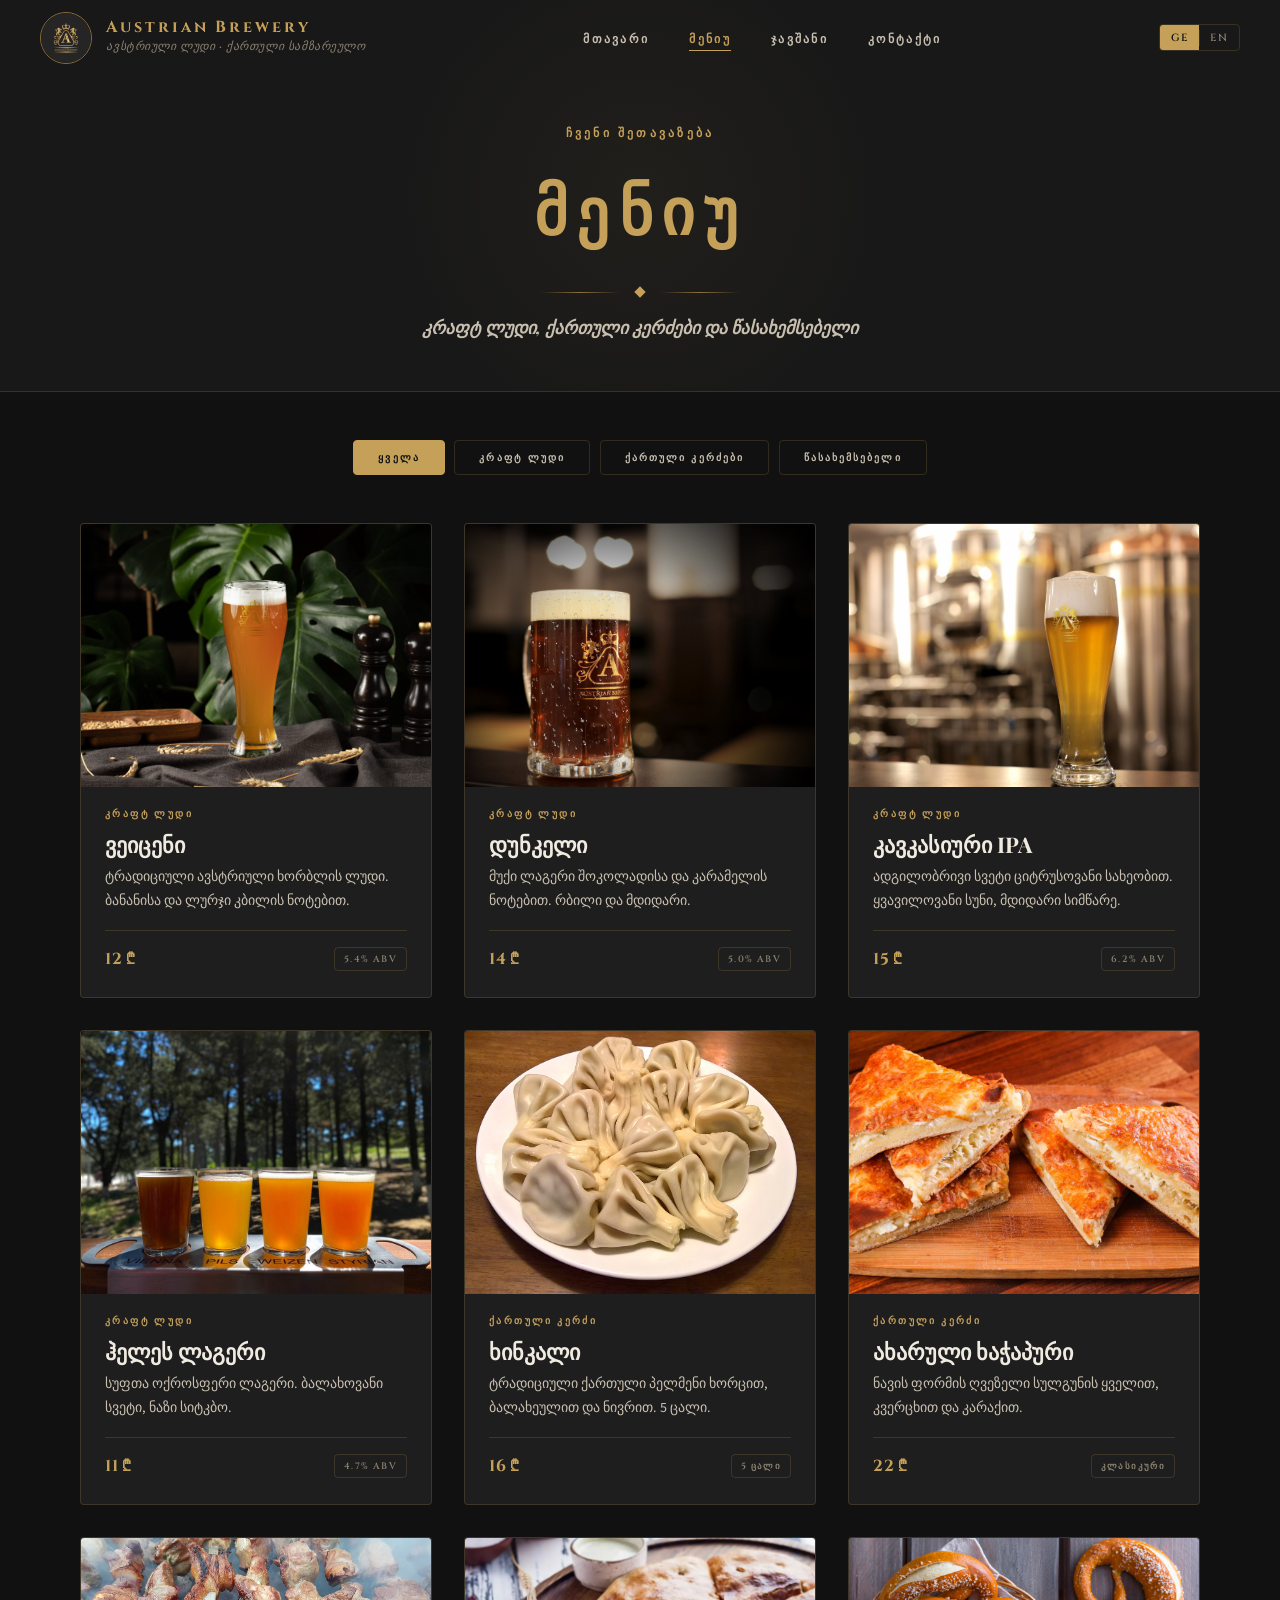
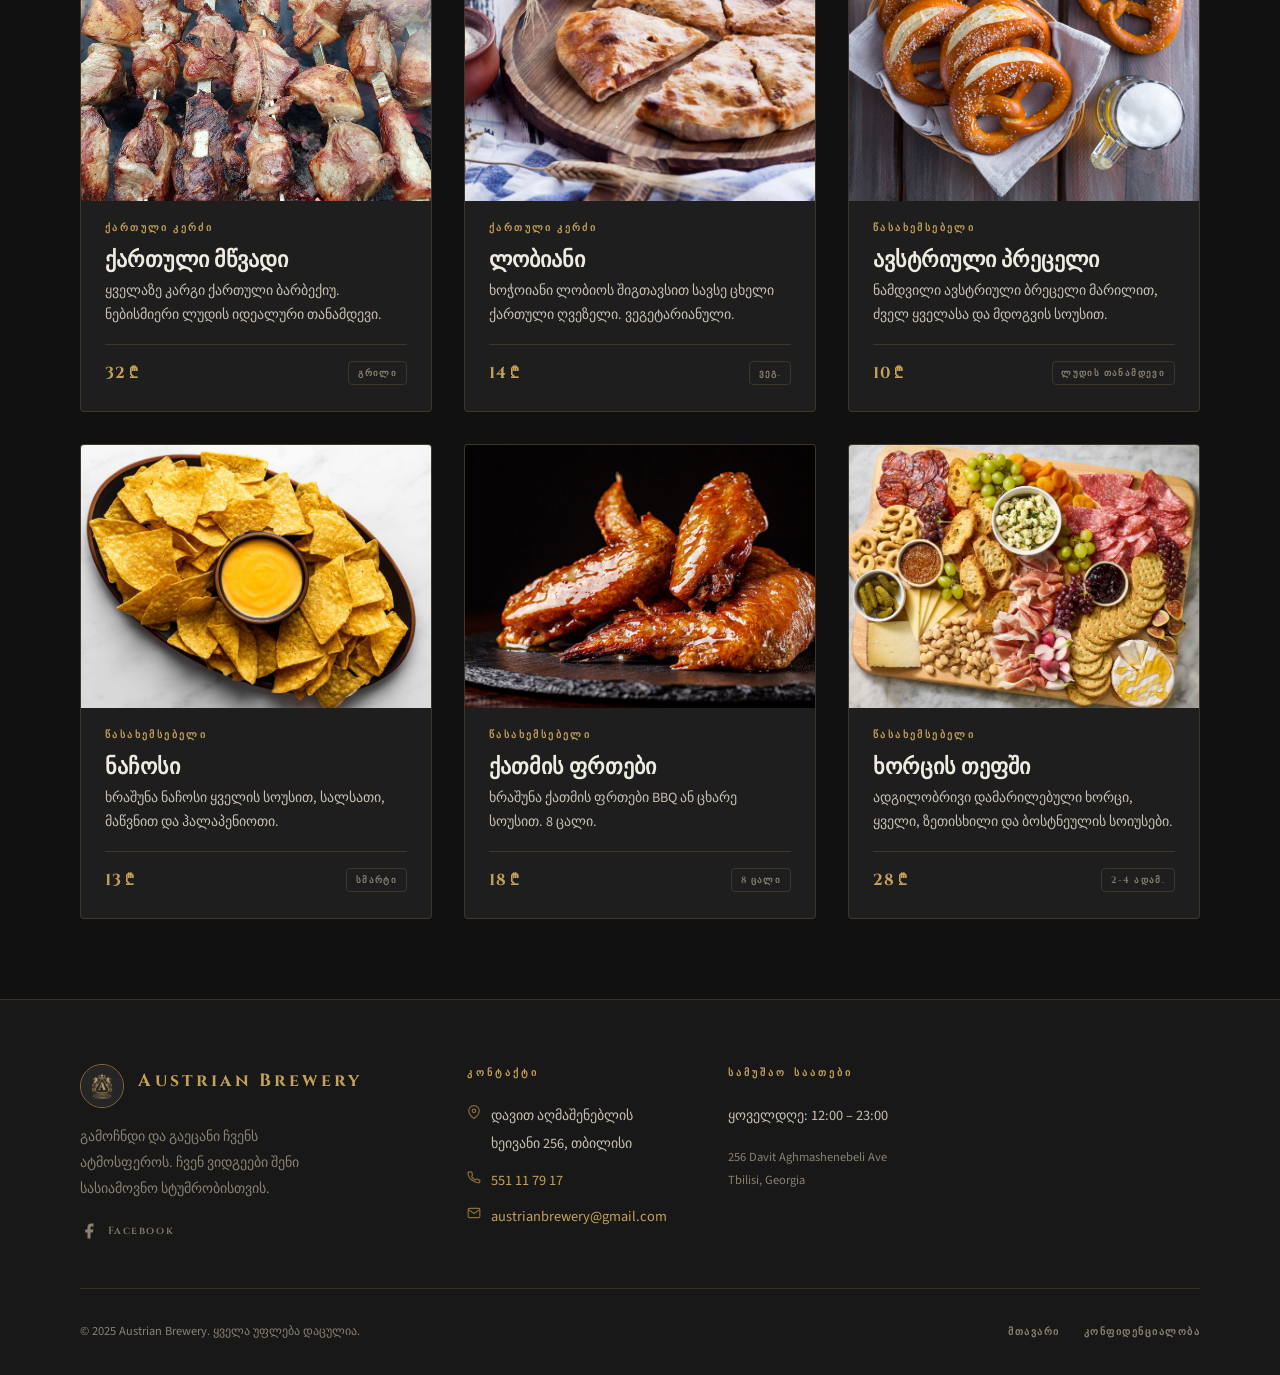
<file: menu.html>
<!DOCTYPE html>
<html lang="ka">
<head>
  <meta charset="UTF-8" />
  <meta name="viewport" content="width=device-width, initial-scale=1.0" />
  <meta name="description" content="Austrian Brewery Menu — კრაფტ ლუდი, ქართული კერძები, წასახემსებელი. Tbilisi." />
  <title>მენიუ — Austrian Brewery</title>
  <link rel="stylesheet" href="style.css" />
  <link rel="icon" type="image/png" href="assests/austrian.png">
</head>
<body>

  <!-- ════════════════════════════════════════════════════════
       NAVIGATION BAR (shared)
       ════════════════════════════════════════════════════════ -->
  <nav class="navbar scrolled" id="navbar">
    <!-- Logo link scrolls to top / goes home -->
    <a class="nav-logo" href="index.html" aria-label="Austrian Brewery — Home">
      <div class="logo-img-wrap">
        <img src="assests/austrian.png" alt="Austrian Brewery Logo"
          onerror="this.style.display='none'; this.nextElementSibling.style.display='flex';" />
        <span class="logo-placeholder-text" style="display:none;">A</span>
      </div>
      <div class="logo-text-wrap">
        <span class="logo-name">Austrian Brewery</span>
        <span class="logo-tagline" data-i18n="footer_tagline">ავსტრიული ლუდი · ქართული სამზარეულო</span>
      </div>
    </a>

    <ul class="nav-links">
      <li><a href="index.html"         data-i18n="nav_home">მთავარი</a></li>
      <li><a href="menu.html" class="active" data-i18n="nav_menu">მენიუ</a></li>
      <li><a href="index.html#reservation" data-i18n="nav_reserve">ჯავშანი</a></li>
      <li><a href="index.html#contact"     data-i18n="nav_contact">კონტაქტი</a></li>
    </ul>

    <div class="nav-right">
      <div class="lang-switcher">
        <button class="lang-btn active" data-lang="GE">GE</button>
        <div class="lang-divider"></div>
        <button class="lang-btn" data-lang="EN">EN</button>
      </div>
      <button class="hamburger" id="hamburger" aria-label="Toggle navigation">
        <span></span><span></span><span></span>
      </button>
    </div>
  </nav>

  <!-- Mobile Nav Drawer -->
  <div class="mobile-nav" id="mobile-nav">
    <a href="index.html"              data-i18n="nav_home">მთავარი</a>
    <a href="menu.html"               data-i18n="nav_menu">მენიუ</a>
    <a href="index.html#reservation"  data-i18n="nav_reserve">ჯავშანი</a>
    <a href="index.html#contact"      data-i18n="nav_contact">კონტაქტი</a>
    <div class="ornament"><div class="ornament-diamond"></div></div>
    <div class="lang-switcher" style="width:fit-content;">
      <button class="lang-btn active" data-lang="GE">GE</button>
      <div class="lang-divider"></div>
      <button class="lang-btn" data-lang="EN">EN</button>
    </div>
  </div>


  <!-- ════════════════════════════════════════════════════════
       MENU PAGE HERO
       ════════════════════════════════════════════════════════ -->
  <div class="menu-page-hero">
    <p class="section-label" data-i18n="menu_eyebrow" style="margin-top:3rem;">ჩვენი შეთავაზება</p>
    <h1 data-i18n="menu_title">მენიუ</h1>
    <div class="ornament" style="max-width:200px; margin:1rem auto;"><div class="ornament-diamond"></div></div>
    <p class="serif-title" data-i18n="menu_sub" style="font-size:1.1rem; color:var(--text-secondary);">
      კრაფტ ლუდი, ქართული კერძები და წასახემსებელი
    </p>
  </div>


  <!-- ════════════════════════════════════════════════════════
       FILTER BAR
       ════════════════════════════════════════════════════════ -->
  <div class="filter-bar">
    <button class="filter-btn active" data-filter="all"      data-i18n="filter_all">ყველა</button>
    <button class="filter-btn"        data-filter="beer"     data-i18n="filter_beer">კრაფტ ლუდი</button>
    <button class="filter-btn"        data-filter="georgian" data-i18n="filter_geo">ქართული კერძები</button>
    <button class="filter-btn"        data-filter="snacks"   data-i18n="filter_snacks">წასახემსებელი</button>
  </div>


  <!-- ════════════════════════════════════════════════════════
       MENU GRID — Populated by script.js > renderMenuItems()
       ════════════════════════════════════════════════════════ -->
  <main>
    <div class="menu-grid" id="menu-grid">
      <div style="grid-column:1/-1; text-align:center; padding:3rem; color:var(--text-muted); font-family:var(--font-serif); font-style:italic;">
        იტვირთება...
      </div>
    </div>
  </main>


  <!-- ════════════════════════════════════════════════════════
       FOOTER (shared)
       ════════════════════════════════════════════════════════ -->
  <footer id="contact">
    <div class="footer-inner">
      <div class="footer-grid">

        <div class="footer-brand">
          <div class="nav-logo" style="margin-bottom:1rem;">
            <div class="logo-img-wrap" style="width:44px;height:44px;">
              <img src="assests/austrian.png" alt="Austrian Brewery"
                onerror="this.style.display='none'; this.nextElementSibling.style.display='flex';" />
              <span class="logo-placeholder-text" style="display:none; font-size:1.1rem;">A</span>
            </div>
            <span class="logo-name">Austrian Brewery</span>
          </div>
          <p data-i18n="footer_brand_p">
            გამოჩნდი და გაეცანი ჩვენს ატმოსფეროს.
          </p>
          <div class="footer-social">
            <a href="https://www.facebook.com/AustrianBrewery/?locale=ka_GE"
               target="_blank" rel="noopener noreferrer" class="social-link" aria-label="Facebook">
              <svg width="18" height="18" viewBox="0 0 24 24" fill="currentColor">
                <path d="M18 2h-3a5 5 0 0 0-5 5v3H7v4h3v8h4v-8h3l1-4h-4V7a1 1 0 0 1 1-1h3z"/>
              </svg>
              <span>Facebook</span>
            </a>
          </div>
        </div>

        <div class="footer-col">
          <h4 data-i18n="footer_h_contact">კონტაქტი</h4>
          <address>
            <div class="footer-contact-row">
              <svg width="14" height="14" viewBox="0 0 24 24" fill="none" stroke="currentColor" stroke-width="2"><path d="M21 10c0 7-9 13-9 13s-9-6-9-13a9 9 0 0 1 18 0z"/><circle cx="12" cy="10" r="3"/></svg>
              <p data-i18n="footer_addr">დავით აღმაშენებლის ხეივანი 256, თბილისი</p>
            </div>
            <div class="footer-contact-row">
              <svg width="14" height="14" viewBox="0 0 24 24" fill="none" stroke="currentColor" stroke-width="2"><path d="M22 16.92v3a2 2 0 0 1-2.18 2 19.79 19.79 0 0 1-8.63-3.07A19.5 19.5 0 0 1 4.69 14a19.79 19.79 0 0 1-3.07-8.67A2 2 0 0 1 3.6 3.18h3a2 2 0 0 1 2 1.72c.127.96.361 1.903.7 2.81a2 2 0 0 1-.45 2.11L7.91 10.91a16 16 0 0 0 6.16 6.16l.91-.91a2 2 0 0 1 2.11-.45c.907.339 1.85.573 2.81.7A2 2 0 0 1 21.73 18.5"/></svg>
              <a href="tel:551117917" style="color:var(--gold);">551 11 79 17</a>
            </div>
            <div class="footer-contact-row">
              <svg width="14" height="14" viewBox="0 0 24 24" fill="none" stroke="currentColor" stroke-width="2"><path d="M4 4h16c1.1 0 2 .9 2 2v12c0 1.1-.9 2-2 2H4c-1.1 0-2-.9-2-2V6c0-1.1.9-2 2-2z"/><polyline points="22,6 12,13 2,6"/></svg>
              <a href="mailto:austrianbrewery@gmail.com" style="color:var(--gold);">austrianbrewery@gmail.com</a>
            </div>
          </address>
        </div>

        <div class="footer-col">
          <h4 data-i18n="footer_h_hours">სამუშაო საათები</h4>
          <p data-i18n="footer_hours">ყოველდღე: 12:00 – 23:00</p>
          <p style="margin-top:1rem; font-size:0.78rem; color:var(--text-muted);">
            256 Davit Aghmashenebeli Ave<br>Tbilisi, Georgia
          </p>
        </div>

      </div>

      <div class="footer-bottom">
        <p data-i18n="footer_copy">© 2025 Austrian Brewery. ყველა უფლება დაცულია.</p>
        <div class="footer-links">
          <a href="index.html"  data-i18n="nav_home">მთავარი</a>
          <a href="#"           data-i18n="footer_privacy">კონფიდენციალობა</a>
        </div>
      </div>
    </div>
  </footer>

  <script src="script.js"></script>
</body>
</html>
</file>
<file: style.css>
/* ============================================================
   AUSTRIAN BREWERY — style.css (FULLY IMPROVED)
   Premium Brewery & Restaurant · Tbilisi, Georgia
   ── IMPROVEMENTS ─────────────────────────────────────────────
   • Logo as clickable link (smooth scroll fix)
   • Enhanced footer with social, email, map link
   • Improved reservation UI with error messages
   • Beer price badge on card
   • Outdoor section with tags
   • Footer CTA top bar
   • My Reservations display
   • res-info-banner
   ============================================================ */

/* ── FONTS ────────────────────────────────────────────────── */
@import url('https://fonts.googleapis.com/css2?family=Cinzel+Decorative:wght@400;700;900&family=Cinzel:wght@400;600;700;900&family=Playfair+Display:ital,wght@0,500;0,700;0,800;1,500;1,700&family=Source+Sans+3:wght@400;500;600;700&display=swap');

/* ── CSS VARIABLES ─────────────────────────────────────────── */
:root {
  --bg-primary:    #111111;
  --bg-secondary:  #181818;
  --bg-card:       #1e1e1e;
  --bg-surface:    #242424;
  --gold:          #C5A059;
  --gold-light:    #D4AF37;
  --gold-dim:      #8a6e3a;
  --gold-subtle:   rgba(197,160,89,0.12);

  --text-primary:  #F0EBE0;
  --text-secondary:#C8BFB0;
  --text-muted:    #8a8070;

  --border:        rgba(197,160,89,0.18);
  --border-hover:  rgba(197,160,89,0.4);

  --font-display:  'Cinzel', serif;
  --font-serif:    'Playfair Display', serif;
  --font-body:     'Source Sans 3', sans-serif;

  --transition:    0.35s cubic-bezier(0.4,0,0.2,1);
  --radius:        4px;
  --radius-lg:     8px;
  --max-w:         1200px;
  --shadow-gold:   0 0 40px rgba(197,160,89,0.08);
}

/* ── RESET & BASE ──────────────────────────────────────────── */
*, *::before, *::after { box-sizing: border-box; margin: 0; padding: 0; }
html { scroll-behavior: smooth; font-size: 16px; }
body {
  background-color: var(--bg-primary);
  color: var(--text-primary);
  font-family: var(--font-body);
  font-weight: 400;
  line-height: 1.75;
  overflow-x: hidden;
}
img { display: block; max-width: 100%; object-fit: cover; }
a { color: inherit; text-decoration: none; }
ul { list-style: none; }

/* ── SCROLLBAR ─────────────────────────────────────────────── */
::-webkit-scrollbar { width: 6px; }
::-webkit-scrollbar-track { background: var(--bg-primary); }
::-webkit-scrollbar-thumb { background: var(--gold-dim); border-radius: 3px; }

/* ── TYPOGRAPHY ─────────────────────────────────────────────── */
.display-title {
  font-family: var(--font-display);
  font-weight: 700;
  letter-spacing: 0.10em;
  text-transform: uppercase;
  color: var(--gold);
}
.serif-title {
  font-family: var(--font-serif);
  font-weight: 700;
  font-style: italic;
}
.section-label {
  font-family: var(--font-display);
  font-size: 0.72rem;
  font-weight: 600;
  letter-spacing: 0.28em;
  text-transform: uppercase;
  color: var(--gold);
  margin-bottom: 1rem;
}
.section-sub {
  font-family: var(--font-serif);
  font-size: 1.2rem;
  font-style: italic;
  font-weight: 500;
  color: var(--text-secondary);
}
.gold { color: var(--gold); }

/* ── DIVIDER ORNAMENT ──────────────────────────────────────── */
.ornament {
  display: flex;
  align-items: center;
  gap: 1rem;
  margin: 1.5rem 0;
}
.ornament::before, .ornament::after {
  content: '';
  flex: 1;
  height: 1px;
  background: linear-gradient(90deg, transparent, var(--gold-dim), transparent);
}
.ornament-diamond {
  width: 8px; height: 8px;
  background: var(--gold);
  transform: rotate(45deg);
  flex-shrink: 0;
}

/* ═══════════════════════════════════════════════════════════════
   NAVIGATION
   ═══════════════════════════════════════════════════════════════ */
.navbar {
  position: fixed;
  top: 0; left: 0; right: 0;
  z-index: 1000;
  padding: 0 2.5rem;
  height: 76px;
  display: flex;
  align-items: center;
  justify-content: space-between;
  transition: background var(--transition), box-shadow var(--transition);
  border-bottom: 1px solid transparent;
}
.navbar.scrolled {
  background: rgba(17,17,17,0.97);
  border-bottom-color: var(--border);
  backdrop-filter: blur(12px);
  -webkit-backdrop-filter: blur(12px);
}

/* Logo is now an <a> tag — reset link styles */
a.nav-logo {
  display: flex;
  align-items: center;
  gap: 0.9rem;
  text-decoration: none;
  cursor: pointer;
  transition: opacity var(--transition);
}
a.nav-logo:hover { opacity: 0.85; }
/* Also support div.nav-logo used in footer */
.nav-logo {
  display: flex;
  align-items: center;
  gap: 0.9rem;
}

.logo-img-wrap {
  width: 52px; height: 52px;
  border-radius: 50%;
  overflow: hidden;
  border: 1.5px solid var(--gold-dim);
  background: var(--bg-card);
  display: flex; align-items: center; justify-content: center;
  flex-shrink: 0;
}
.logo-img-wrap img { width: 100%; height: 100%; object-fit: contain; }
.logo-placeholder-text {
  font-family: var(--font-display);
  font-size: 1.4rem; font-weight: 700;
  color: var(--gold);
  line-height: 1;
}
.logo-text-wrap { display: flex; flex-direction: column; gap: 0; }
.logo-name {
  font-family: var(--font-display);
  font-size: 1rem;
  font-weight: 700;
  letter-spacing: 0.18em;
  color: var(--gold);
  line-height: 1.1;
}
.logo-tagline {
  font-family: var(--font-serif);
  font-size: 0.72rem;
  font-weight: 500;
  font-style: italic;
  color: var(--text-muted);
  letter-spacing: 0.05em;
}
.nav-links {
  display: flex;
  align-items: center;
  gap: 2.5rem;
}
.nav-links a {
  font-family: var(--font-display);
  font-size: 0.72rem;
  font-weight: 600;
  letter-spacing: 0.2em;
  text-transform: uppercase;
  color: var(--text-secondary);
  transition: color var(--transition);
  position: relative;
  padding-bottom: 4px;
}
.nav-links a::after {
  content: '';
  position: absolute;
  bottom: 0; left: 0;
  width: 0; height: 1px;
  background: var(--gold);
  transition: width var(--transition);
}
.nav-links a:hover,
.nav-links a.active { color: var(--gold); }
.nav-links a:hover::after,
.nav-links a.active::after { width: 100%; }
.nav-right {
  display: flex;
  align-items: center;
  gap: 1.25rem;
}
.lang-switcher {
  display: flex;
  align-items: center;
  border: 1px solid var(--border);
  border-radius: var(--radius);
  overflow: hidden;
}
.lang-btn {
  background: transparent;
  border: none;
  cursor: pointer;
  font-family: var(--font-display);
  font-size: 0.65rem;
  font-weight: 600;
  letter-spacing: 0.15em;
  color: var(--text-muted);
  padding: 0.35rem 0.65rem;
  transition: background var(--transition), color var(--transition);
}
.lang-btn.active { background: var(--gold); color: var(--bg-primary); }
.lang-btn:hover:not(.active) { background: var(--gold-subtle); color: var(--gold); }
.lang-divider { width: 1px; height: 16px; background: var(--border); }

/* Hamburger */
.hamburger {
  display: none;
  flex-direction: column;
  gap: 5px;
  cursor: pointer;
  padding: 4px;
  background: none;
  border: none;
}
.hamburger span {
  display: block;
  width: 24px; height: 1.5px;
  background: var(--gold);
  transition: var(--transition);
}
.hamburger.open span:nth-child(1) { transform: translateY(6.5px) rotate(45deg); }
.hamburger.open span:nth-child(2) { opacity: 0; }
.hamburger.open span:nth-child(3) { transform: translateY(-6.5px) rotate(-45deg); }

/* Mobile nav drawer */
.mobile-nav {
  display: none;
  position: fixed;
  top: 76px; left: 0; right: 0;
  background: rgba(17,17,17,0.98);
  border-bottom: 1px solid var(--border);
  padding: 1.5rem 2rem;
  z-index: 999;
  backdrop-filter: blur(12px);
  flex-direction: column;
  gap: 1.5rem;
  animation: slideDown 0.3s ease;
}
.mobile-nav.open { display: flex; }
.mobile-nav a {
  font-family: var(--font-display);
  font-size: 0.8rem;
  font-weight: 600;
  letter-spacing: 0.2em;
  color: var(--text-secondary);
  transition: color var(--transition);
}
.mobile-nav a:hover { color: var(--gold); }
@keyframes slideDown {
  from { opacity: 0; transform: translateY(-10px); }
  to   { opacity: 1; transform: translateY(0); }
}

/* ── BUTTONS ───────────────────────────────────────────────── */
.btn-gold {
  display: inline-flex;
  align-items: center;
  gap: 0.6rem;
  font-family: var(--font-display);
  font-size: 0.72rem;
  font-weight: 700;
  letter-spacing: 0.25em;
  text-transform: uppercase;
  color: var(--gold);
  background: transparent;
  border: 1px solid var(--gold-dim);
  padding: 0.85rem 2.2rem;
  cursor: pointer;
  transition: background var(--transition), border-color var(--transition), color var(--transition), transform var(--transition);
  position: relative;
  overflow: hidden;
}
.btn-gold::before {
  content: '';
  position: absolute; inset: 0;
  background: var(--gold);
  transform: translateX(-100%);
  transition: transform var(--transition);
  z-index: 0;
}
.btn-gold:hover { color: var(--bg-primary); border-color: var(--gold); }
.btn-gold:hover::before { transform: translateX(0); }
.btn-gold span, .btn-gold svg { position: relative; z-index: 1; }
.btn-gold:active { transform: scale(0.98); }

.btn-ghost {
  display: inline-flex;
  align-items: center;
  gap: 0.6rem;
  font-family: var(--font-display);
  font-size: 0.72rem;
  font-weight: 600;
  letter-spacing: 0.25em;
  text-transform: uppercase;
  color: var(--text-secondary);
  background: transparent;
  border: 1px solid var(--border);
  padding: 0.85rem 2.2rem;
  cursor: pointer;
  transition: border-color var(--transition), color var(--transition);
}
.btn-ghost:hover { border-color: var(--gold-dim); color: var(--gold); }

/* ═══════════════════════════════════════════════════════════════
   HERO SECTION
   ═══════════════════════════════════════════════════════════════ */
.hero {
  position: relative;
  height: 100vh;
  min-height: 640px;
  display: flex;
  align-items: center;
  overflow: hidden;
}
.hero-bg { position: absolute; inset: 0; z-index: 0; }
.hero-bg img {
  width: 100%; height: 100%;
  object-fit: cover;
  object-position: center;
  filter: brightness(0.35) saturate(0.7);
  transition: transform 8s ease;
}
.hero:hover .hero-bg img { transform: scale(1.03); }
/* Dark gradient overlay for text legibility */
.hero-overlay {
  position: absolute; inset: 0;
  background: linear-gradient(135deg, rgba(17,17,17,0.75) 0%, rgba(17,17,17,0.3) 50%, rgba(17,17,17,0.7) 100%);
}
.hero-content {
  position: relative;
  z-index: 1;
  max-width: var(--max-w);
  margin: 0 auto;
  padding: 0 2.5rem;
  padding-top: 76px;
}
.hero-eyebrow {
  font-family: var(--font-display);
  font-size: 0.68rem;
  font-weight: 600;
  letter-spacing: 0.45em;
  text-transform: uppercase;
  color: var(--gold);
  margin-bottom: 1.25rem;
  opacity: 0;
  animation: fadeUp 0.8s ease 0.3s forwards;
}
.hero-title {
  font-family: var(--font-display);
  font-size: clamp(2.6rem, 6vw, 5.5rem);
  font-weight: 700;
  letter-spacing: 0.06em;
  line-height: 1.08;
  color: var(--text-primary);
  margin-bottom: 0.5rem;
  opacity: 0;
  animation: fadeUp 0.8s ease 0.5s forwards;
}
.hero-title em {
  font-family: var(--font-serif);
  font-style: italic;
  font-weight: 700;
  color: var(--gold);
  font-size: 1.1em;
  letter-spacing: 0.02em;
}
.hero-subtitle {
  font-family: var(--font-serif);
  font-size: clamp(1rem, 2.2vw, 1.35rem);
  font-style: italic;
  font-weight: 500;
  color: var(--text-secondary);
  margin-bottom: 0.8rem;
  opacity: 0;
  animation: fadeUp 0.8s ease 0.7s forwards;
}
.hero-desc {
  font-size: 1rem;
  font-weight: 400;
  color: var(--text-secondary);
  max-width: 480px;
  line-height: 1.85;
  margin-bottom: 2.5rem;
  opacity: 0;
  animation: fadeUp 0.8s ease 0.9s forwards;
}
.hero-actions {
  display: flex;
  gap: 1.25rem;
  flex-wrap: wrap;
  opacity: 0;
  animation: fadeUp 0.8s ease 1.1s forwards;
}
.hero-scroll {
  position: absolute;
  bottom: 2.5rem; left: 50%;
  transform: translateX(-50%);
  display: flex;
  flex-direction: column;
  align-items: center;
  gap: 0.5rem;
  font-family: var(--font-display);
  font-size: 0.58rem;
  font-weight: 600;
  letter-spacing: 0.3em;
  color: var(--text-muted);
  z-index: 1;
  animation: fadeIn 1s ease 1.5s both;
}
.scroll-line {
  width: 1px; height: 40px;
  background: linear-gradient(to bottom, var(--gold), transparent);
  animation: scrollPulse 2s ease infinite;
}
@keyframes scrollPulse {
  0%, 100% { opacity: 0.4; }
  50%       { opacity: 1; }
}

/* ═══════════════════════════════════════════════════════════════
   SECTION LAYOUT
   ═══════════════════════════════════════════════════════════════ */
.section {
  max-width: var(--max-w);
  margin: 0 auto;
  padding: 6rem 2.5rem;
}
.section-full { padding: 6rem 2.5rem; }
.section-header { text-align: center; margin-bottom: 4rem; }

/* ═══════════════════════════════════════════════════════════════
   ABOUT SECTION
   ═══════════════════════════════════════════════════════════════ */
.about-section {
  background: var(--bg-secondary);
  border-top: 1px solid var(--border);
  border-bottom: 1px solid var(--border);
}
.about-grid {
  display: grid;
  grid-template-columns: 1fr 1fr;
  gap: 5rem;
  align-items: center;
}
.about-image-wrap { position: relative; }
.about-img {
  width: 100%;
  aspect-ratio: 4/5;
  object-fit: cover;
  object-position: center;
  border: 1px solid var(--border);
}
.about-img-placeholder {
  width: 100%; aspect-ratio: 4/5;
  background: var(--bg-card); border: 1px solid var(--border);
  display: flex; flex-direction: column; align-items: center; justify-content: center;
  gap: 0.75rem; color: var(--text-muted); font-size: 0.75rem; letter-spacing: 0.1em;
}
.about-image-badge {
  position: absolute; bottom: -1.5rem; right: -1.5rem;
  width: 110px; height: 110px;
  background: var(--gold); border-radius: 50%;
  display: flex; flex-direction: column; align-items: center; justify-content: center;
  border: 4px solid var(--bg-secondary);
}
.about-image-badge .badge-year {
  font-family: var(--font-display);
  font-size: 1.3rem; font-weight: 700;
  color: var(--bg-primary); line-height: 1;
}
.about-image-badge .badge-label {
  font-size: 0.55rem; letter-spacing: 0.1em;
  color: var(--bg-primary); opacity: 0.75; text-transform: uppercase;
}
.about-body {
  font-size: 1.05rem;
  font-weight: 400;
  color: var(--text-secondary);
  margin-bottom: 1.5rem;
  line-height: 1.9;
}
.features-list { display: flex; flex-direction: column; gap: 1rem; margin-top: 2rem; }
.feature-item {
  display: flex; align-items: flex-start; gap: 1rem;
  padding: 1rem 1.25rem;
  border: 1px solid var(--border); border-radius: var(--radius);
  background: var(--bg-card);
  transition: border-color var(--transition), transform var(--transition);
}
.feature-item:hover { border-color: var(--gold-dim); transform: translateX(4px); }
.feature-icon { color: var(--gold); font-size: 1.1rem; flex-shrink: 0; margin-top: 2px; }
.feature-name {
  font-family: var(--font-display);
  font-size: 0.72rem; font-weight: 700;
  letter-spacing: 0.15em;
  color: var(--gold); margin-bottom: 0.25rem;
}
.feature-desc {
  font-size: 0.9rem;
  font-weight: 400;
  color: var(--text-muted);
}

/* ═══════════════════════════════════════════════════════════════
   BEER SHOWCASE
   ═══════════════════════════════════════════════════════════════ */
.beer-grid {
  display: grid;
  grid-template-columns: repeat(4, 1fr);
  gap: 1.5rem;
}
.beer-card {
  position: relative; overflow: hidden;
  border: 1px solid var(--border); border-radius: var(--radius);
  background: var(--bg-card);
  transition: transform var(--transition), border-color var(--transition), box-shadow var(--transition);
}
.beer-card:hover {
  transform: translateY(-6px);
  border-color: var(--gold-dim);
  box-shadow: 0 16px 40px rgba(0,0,0,0.4), 0 0 0 1px rgba(197,160,89,0.1);
}
.beer-card-img-wrap { overflow: hidden; }
.beer-card-img-wrap img { width: 100%; aspect-ratio: 4/3; object-fit: cover; transition: transform 0.5s ease; }
.beer-card:hover .beer-card-img-wrap img { transform: scale(1.05); }
.beer-img-placeholder {
  width: 100%; aspect-ratio: 4/3; background: var(--bg-surface);
  display: flex; align-items: center; justify-content: center;
  font-size: 2rem; color: var(--text-muted);
}
.beer-card-body { padding: 1.25rem 1.5rem 1.5rem; }
.beer-abv {
  display: inline-block;
  font-family: var(--font-display);
  font-size: 0.6rem; font-weight: 600;
  letter-spacing: 0.2em;
  color: var(--gold-dim);
  border: 1px solid var(--border);
  padding: 0.2rem 0.6rem; border-radius: var(--radius);
  margin-bottom: 0.5rem;
}
.beer-name {
  font-family: var(--font-serif);
  font-size: 1.3rem; font-weight: 700;
  color: var(--text-primary); margin-bottom: 0.4rem;
}
.beer-desc {
  font-size: 0.88rem; font-weight: 400;
  color: var(--text-secondary);
  line-height: 1.7; margin-bottom: 0.75rem;
}
.beer-price {
  font-family: var(--font-display);
  font-size: 1rem; font-weight: 700;
  letter-spacing: 0.05em; color: var(--gold);
}

/* ═══════════════════════════════════════════════════════════════
   OUTDOOR / TERRACE SECTION
   ═══════════════════════════════════════════════════════════════ */
.outdoor-grid {
  display: grid;
  grid-template-columns: 1fr 1fr;
  gap: 5rem; align-items: center;
}
.outdoor-overlay-badge {
  position: absolute; bottom: 1.5rem; left: 1.5rem;
  background: rgba(17,17,17,0.9); border: 1px solid var(--gold-dim);
  padding: 0.7rem 1.25rem; backdrop-filter: blur(8px);
  font-family: var(--font-display);
  font-size: 0.62rem; font-weight: 600; letter-spacing: 0.18em;
  color: var(--gold);
}
.outdoor-tags { display: flex; flex-wrap: wrap; gap: 0.6rem; margin-top: 1.75rem; }
.outdoor-tag {
  font-family: var(--font-display);
  font-size: 0.6rem; font-weight: 600;
  letter-spacing: 0.2em;
  color: var(--gold-dim); border: 1px solid var(--border);
  padding: 0.35rem 0.85rem; border-radius: var(--radius);
  transition: border-color var(--transition), color var(--transition);
}
.outdoor-tag:hover { border-color: var(--gold-dim); color: var(--gold); }

/* ═══════════════════════════════════════════════════════════════
   TABLE RESERVATION SECTION
   ═══════════════════════════════════════════════════════════════ */

/* Info banner — explains localStorage storage */
.res-info-banner {
  max-width: var(--max-w);
  margin: -1rem auto 2rem;
  padding: 0 2.5rem;
  display: flex;
  align-items: flex-start;
  gap: 0.75rem;
  background: rgba(197,160,89,0.06);
  border: 1px solid rgba(197,160,89,0.15);
  border-radius: var(--radius);
  padding: 1rem 1.5rem;
}
.res-info-icon { font-size: 1rem; flex-shrink: 0; margin-top: 1px; }
.res-info-banner p {
  font-size: 0.85rem;
  color: var(--text-muted);
  line-height: 1.6;
}

/* Two-column grid: form left, floor map right */
.reservation-grid {
  display: grid;
  grid-template-columns: 1fr 1.2fr;
  gap: 4rem;
  align-items: start;
  margin-top: 1rem;
}

/* Reservation Form Card */
.res-form-wrap { position: relative; }
.res-form-inner {
  background: var(--bg-card);
  border: 1px solid var(--border);
  border-radius: var(--radius-lg);
  padding: 2.5rem;
  display: flex;
  flex-direction: column;
  gap: 1.4rem;
}
.res-form-title {
  font-family: var(--font-display);
  font-size: 0.9rem;
  font-weight: 700;
  letter-spacing: 0.2em;
  text-transform: uppercase;
  color: var(--gold);
  margin-bottom: 0.5rem;
}

/* Form Fields */
.res-field { display: flex; flex-direction: column; gap: 0.4rem; }
.res-label {
  font-family: var(--font-display);
  font-size: 0.65rem;
  font-weight: 700;
  letter-spacing: 0.22em;
  text-transform: uppercase;
  color: var(--text-secondary);
}
.res-input {
  background: var(--bg-surface);
  border: 1px solid var(--border);
  border-radius: var(--radius);
  color: var(--text-primary);
  font-family: var(--font-body);
  font-size: 0.95rem;
  font-weight: 500;
  padding: 0.75rem 1rem;
  outline: none;
  transition: border-color var(--transition), box-shadow var(--transition);
  width: 100%;
}
.res-input::placeholder { color: var(--text-muted); }
.res-input:focus {
  border-color: var(--gold-dim);
  box-shadow: 0 0 0 3px rgba(197,160,89,0.08);
}
.res-input.error { border-color: rgba(220,60,60,0.7); }
.res-select {
  appearance: none;
  background-image: url("data:image/svg+xml,%3Csvg xmlns='http://www.w3.org/2000/svg' width='12' height='12' viewBox='0 0 12 12'%3E%3Cpath fill='%238a8070' d='M6 8L1 3h10z'/%3E%3C/svg%3E");
  background-repeat: no-repeat;
  background-position: right 1rem center;
  padding-right: 2.5rem;
  cursor: pointer;
}
.res-select option { background: var(--bg-card); }

/* Inline field error messages */
.res-field-error {
  font-size: 0.75rem;
  color: rgba(220, 80, 80, 0.9);
  font-family: var(--font-body);
  min-height: 1rem;
  display: none;
}
.res-field-error.visible { display: block; }

/* Date picker */
.res-input[type="date"]::-webkit-calendar-picker-indicator {
  filter: invert(0.6) sepia(1) saturate(2) hue-rotate(10deg);
  cursor: pointer;
}

/* Time Slot Buttons */
.time-slots {
  display: flex;
  flex-wrap: wrap;
  gap: 0.5rem;
}
.time-slot {
  font-family: var(--font-display);
  font-size: 0.62rem;
  font-weight: 700;
  letter-spacing: 0.1em;
  color: var(--text-secondary);
  background: var(--bg-surface);
  border: 1px solid var(--border);
  border-radius: var(--radius);
  padding: 0.45rem 0.75rem;
  cursor: pointer;
  transition: all var(--transition);
}
.time-slot:hover:not(.booked) { border-color: var(--gold-dim); color: var(--gold); }
.time-slot.selected {
  background: var(--gold);
  border-color: var(--gold);
  color: var(--bg-primary);
}
/* Booked time slots are visually disabled */
.time-slot.booked {
  opacity: 0.35;
  cursor: not-allowed;
  text-decoration: line-through;
}

/* Selected Table Display */
.selected-table-display {
  background: var(--bg-surface);
  border: 1px dashed var(--border);
  border-radius: var(--radius);
  padding: 0.75rem 1rem;
  min-height: 44px;
  display: flex; align-items: center;
  transition: border-color var(--transition);
}
.selected-table-display.has-table { border-color: var(--gold-dim); border-style: solid; }
.no-table-text {
  font-family: var(--font-serif);
  font-style: italic;
  font-size: 0.9rem;
  color: var(--text-muted);
}
.selected-table-info {
  font-family: var(--font-display);
  font-size: 0.72rem;
  font-weight: 700;
  letter-spacing: 0.12em;
  color: var(--gold);
}

/* Submit & Success */
.res-success {
  background: rgba(197,160,89,0.1);
  border: 1px solid var(--gold-dim);
  border-radius: var(--radius);
  padding: 1.25rem;
  display: flex;
  align-items: flex-start;
  gap: 1rem;
  animation: fadeIn 0.4s ease;
}
.res-success-icon { font-size: 1.5rem; color: var(--gold); line-height: 1; flex-shrink: 0; }
.res-success p { font-size: 0.95rem; font-weight: 500; color: var(--text-secondary); line-height: 1.6; }
.res-success-detail { font-size: 0.8rem; color: var(--text-muted); margin-top: 0.25rem; }
.res-status-message {
  display: none;
  width: 100%;
  margin-top: 0.25rem;
  padding: 0.85rem 1rem;
  border-radius: var(--radius);
  border: 1px solid rgba(197,160,89,0.14);
  background: rgba(197,160,89,0.06);
  color: var(--text-muted);
  font-size: 0.84rem;
  line-height: 1.5;
  word-break: break-word;
}
.res-status-message.visible { display: block; }
.res-status-message.is-error {
  border-color: rgba(224,92,92,0.22);
  background: rgba(224,92,92,0.08);
  color: #f0c0c0;
}
.res-status-message.is-success {
  border-color: rgba(76,175,125,0.22);
  background: rgba(76,175,125,0.08);
  color: #b9e4cf;
}
.res-submit.is-loading {
  opacity: 0.75;
  pointer-events: none;
}

/* My Reservations */
.my-reservations { margin-top: 1rem; }
.my-res-item {
  background: var(--bg-surface);
  border: 1px solid var(--border);
  border-radius: var(--radius);
  padding: 0.7rem 1rem;
  margin-bottom: 0.5rem;
  display: flex;
  justify-content: space-between;
  align-items: center;
  gap: 0.5rem;
  font-size: 0.8rem;
  color: var(--text-secondary);
}
.my-res-item strong {
  font-family: var(--font-display);
  font-size: 0.65rem;
  letter-spacing: 0.1em;
  color: var(--gold);
}
.my-res-cancel {
  background: none; border: none; cursor: pointer;
  color: var(--text-muted); font-size: 0.75rem;
  padding: 0.2rem 0.4rem; border-radius: var(--radius);
  transition: color var(--transition), background var(--transition);
}
.my-res-cancel:hover { color: rgba(220,80,80,0.9); background: rgba(200,50,50,0.1); }

/* Floor Plan / Table Map */
.res-map-wrap {
  display: flex;
  flex-direction: column;
  gap: 1.25rem;
}
.table-legend {
  display: flex;
  gap: 1.5rem;
  flex-wrap: wrap;
}
.legend-item {
  display: flex; align-items: center; gap: 0.5rem;
  font-family: var(--font-display);
  font-size: 0.62rem; font-weight: 600;
  letter-spacing: 0.12em;
  color: var(--text-secondary);
}
.legend-dot { width: 12px; height: 12px; border-radius: 3px; }
.legend-available { background: rgba(80,180,100,0.8); border: 1px solid rgba(80,180,100,0.5); }
.legend-occupied  { background: rgba(200,60,60,0.8);  border: 1px solid rgba(200,60,60,0.5); }
.legend-selected  { background: var(--gold);           border: 1px solid var(--gold-dim); }

/* Floor plan grid container */
.floor-plan {
  background: var(--bg-card);
  border: 1px solid var(--border);
  border-radius: var(--radius-lg);
  padding: 2rem;
  position: relative;
  min-height: 380px;
  background-image:
    linear-gradient(rgba(197,160,89,0.04) 1px, transparent 1px),
    linear-gradient(90deg, rgba(197,160,89,0.04) 1px, transparent 1px);
  background-size: 40px 40px;
  background-color: var(--bg-card);
}
.floor-plan::after {
  content: '— — — — — — — — — — —';
  position: absolute;
  left: 1.5rem; right: 1.5rem;
  top: 52%;
  font-size: 0.55rem;
  letter-spacing: 0.4em;
  color: var(--gold-dim);
  opacity: 0.5;
  text-align: center;
  pointer-events: none;
}
.table-item {
  position: absolute;
  display: flex;
  flex-direction: column;
  align-items: center;
  justify-content: center;
  gap: 3px;
  border-radius: var(--radius);
  cursor: pointer;
  transition: all 0.25s ease;
  user-select: none;
}
.table-item.square { width: 60px; height: 60px; border-radius: var(--radius); }
.table-item.round  { width: 56px; height: 56px; border-radius: 50%; }
.table-item.long   { width: 90px; height: 52px; border-radius: var(--radius); }
.table-item.available {
  background: rgba(40,120,60,0.25);
  border: 2px solid rgba(80,180,100,0.7);
}
.table-item.available:hover {
  background: rgba(60,160,80,0.35);
  border-color: rgba(80,200,100,1);
  transform: scale(1.08);
  box-shadow: 0 0 16px rgba(80,180,100,0.3);
}
.table-item.occupied {
  background: rgba(100,30,30,0.3);
  border: 2px solid rgba(180,50,50,0.6);
  cursor: not-allowed;
  opacity: 0.8;
}
.table-item.selected {
  background: rgba(197,160,89,0.25);
  border: 2px solid var(--gold);
  box-shadow: 0 0 20px rgba(197,160,89,0.35);
  transform: scale(1.1);
}
.table-num {
  font-family: var(--font-display);
  font-size: 0.6rem; font-weight: 700;
  letter-spacing: 0.1em;
  color: var(--text-primary); line-height: 1;
}
.table-seats {
  font-family: var(--font-body);
  font-size: 0.5rem; font-weight: 600;
  color: var(--text-muted); line-height: 1;
}
.floor-sections {
  display: flex;
  justify-content: space-between;
  padding: 0 0.5rem;
}
.floor-section-label {
  font-family: var(--font-display);
  font-size: 0.6rem; font-weight: 600;
  letter-spacing: 0.18em;
  color: var(--text-muted);
  text-transform: uppercase;
}

/* ═══════════════════════════════════════════════════════════════
   CUSTOMER REVIEWS CAROUSEL
   ═══════════════════════════════════════════════════════════════ */
.reviews-section {
  background: var(--bg-primary);
  padding: 6rem 0 5rem;
  overflow: hidden;
  position: relative;
}
.reviews-section .section-header {
  padding: 0 2.5rem;
  max-width: var(--max-w);
  margin: 0 auto 3.5rem;
}
.carousel-nav {
  display: flex;
  justify-content: flex-end;
  gap: 0.75rem;
  padding: 0 2.5rem;
  max-width: var(--max-w);
  margin: 0 auto 1.5rem;
}
.carousel-arrow {
  width: 44px; height: 44px;
  background: var(--bg-card);
  border: 1px solid var(--border);
  border-radius: 50%;
  display: flex; align-items: center; justify-content: center;
  cursor: pointer;
  color: var(--text-secondary);
  transition: all var(--transition);
  flex-shrink: 0;
}
.carousel-arrow:hover {
  border-color: var(--gold-dim);
  color: var(--gold);
  background: var(--gold-subtle);
}
.carousel-wrapper {
  overflow: hidden;
  padding: 0 2.5rem;
  cursor: grab;
  user-select: none;
}
.carousel-wrapper:active { cursor: grabbing; }
.carousel-track {
  display: flex;
  gap: 1.5rem;
  transition: transform 0.45s cubic-bezier(0.4,0,0.2,1);
  will-change: transform;
}
.review-card {
  flex: 0 0 340px;
  background: var(--bg-card);
  border: 1px solid var(--border);
  border-radius: var(--radius-lg);
  padding: 2rem 1.75rem;
  display: flex;
  flex-direction: column;
  gap: 1rem;
  transition: border-color var(--transition), box-shadow var(--transition);
}
.review-card:hover {
  border-color: var(--gold-dim);
  box-shadow: 0 8px 32px rgba(0,0,0,0.3);
}
.review-stars { display: flex; gap: 3px; color: var(--gold); font-size: 0.9rem; }
.review-text {
  font-family: var(--font-serif);
  font-size: 1.05rem;
  font-style: italic;
  font-weight: 500;
  color: var(--text-secondary);
  line-height: 1.8;
  flex: 1;
}
.review-text::before { content: '\201C'; color: var(--gold); font-size: 1.4em; line-height: 0; vertical-align: -0.4em; margin-right: 2px; }
.review-text::after  { content: '\201D'; color: var(--gold); font-size: 1.4em; line-height: 0; vertical-align: -0.4em; margin-left:  2px; }
.review-divider { height: 1px; background: linear-gradient(90deg, transparent, var(--border), transparent); }
.review-author { display: flex; align-items: center; gap: 0.9rem; }
.review-avatar {
  width: 38px; height: 38px; border-radius: 50%;
  background: var(--gold-subtle);
  border: 1px solid var(--border);
  display: flex; align-items: center; justify-content: center;
  font-family: var(--font-display);
  font-size: 0.75rem; font-weight: 700;
  color: var(--gold);
  flex-shrink: 0;
}
.review-name {
  font-family: var(--font-display);
  font-size: 0.7rem; font-weight: 700;
  letter-spacing: 0.12em;
  color: var(--text-primary);
  text-transform: uppercase;
}
.review-meta { font-size: 0.75rem; font-weight: 400; color: var(--text-muted); margin-top: 1px; }
.carousel-dots {
  display: flex;
  justify-content: center;
  gap: 0.5rem;
  margin-top: 2rem;
  padding: 0 2.5rem;
}
.carousel-dot {
  width: 6px; height: 6px; border-radius: 50%;
  background: var(--border);
  border: none; cursor: pointer;
  transition: all var(--transition);
  padding: 0;
}
.carousel-dot.active { background: var(--gold); width: 20px; border-radius: 3px; }

/* ═══════════════════════════════════════════════════════════════
   FOOTER
   ═══════════════════════════════════════════════════════════════ */

/* CTA Top Bar */
.footer-top-bar {
  background: var(--bg-secondary);
  border-top: 1px solid var(--border);
  padding: 4rem 2.5rem;
  text-align: center;
}
.footer-cta-wrap { max-width: var(--max-w); margin: 0 auto; }
.footer-cta-title {
  font-family: var(--font-display);
  font-size: clamp(1.6rem, 3.5vw, 2.6rem);
  font-weight: 700;
  letter-spacing: 0.1em;
  text-transform: uppercase;
  color: var(--gold);
}

footer {
  background: var(--bg-secondary);
  border-top: 1px solid var(--border);
}
.footer-inner {
  max-width: var(--max-w);
  margin: 0 auto;
  padding: 4rem 2.5rem 2rem;
}
.footer-grid {
  display: grid;
  grid-template-columns: 1.6fr 1fr 1fr 1fr;
  gap: 3rem;
  margin-bottom: 3rem;
}
.footer-brand .logo-name { font-size: 1.1rem; font-weight: 700; margin-bottom: 0.5rem; }
.footer-brand p {
  font-size: 0.9rem;
  font-weight: 400;
  color: var(--text-muted);
  line-height: 1.8;
  margin-top: 1rem;
  max-width: 240px;
}

/* Social links */
.footer-social {
  display: flex;
  flex-direction: column;
  gap: 0.6rem;
  margin-top: 1.25rem;
}
.social-link {
  display: inline-flex;
  align-items: center;
  gap: 0.6rem;
  font-family: var(--font-display);
  font-size: 0.65rem;
  font-weight: 600;
  letter-spacing: 0.15em;
  color: var(--text-muted);
  transition: color var(--transition);
}
.social-link:hover { color: var(--gold); }
.social-link svg { flex-shrink: 0; }

/* Contact rows with icons */
.footer-contact-row {
  display: flex;
  align-items: flex-start;
  gap: 0.6rem;
  margin-bottom: 0.6rem;
  color: var(--text-secondary);
}
.footer-contact-row svg { color: var(--gold-dim); flex-shrink: 0; margin-top: 3px; }

/* Hours detail */
.footer-hours-detail { margin-top: 0.5rem; }
.hours-row {
  display: flex;
  justify-content: space-between;
  gap: 1rem;
  font-size: 0.82rem;
  color: var(--text-muted);
  padding: 0.2rem 0;
  border-bottom: 1px solid rgba(197,160,89,0.08);
}

/* Map link placeholder */
.footer-map-link { display: block; }
.footer-map-placeholder {
  display: flex;
  align-items: center;
  gap: 0.6rem;
  background: var(--bg-card);
  border: 1px solid var(--border);
  border-radius: var(--radius);
  padding: 0.85rem 1.25rem;
  color: var(--gold-dim);
  transition: border-color var(--transition), color var(--transition);
  font-family: var(--font-display);
  font-size: 0.65rem;
  font-weight: 600;
  letter-spacing: 0.15em;
}
.footer-map-link:hover .footer-map-placeholder {
  border-color: var(--gold-dim);
  color: var(--gold);
}

.footer-col h4 {
  font-family: var(--font-display);
  font-size: 0.65rem; font-weight: 700;
  letter-spacing: 0.3em;
  color: var(--gold); margin-bottom: 1.25rem;
}
.footer-col p,
.footer-col address {
  font-style: normal;
  font-size: 0.9rem;
  font-weight: 400;
  color: var(--text-secondary);
  line-height: 1.9;
}
.footer-col a { color: var(--text-secondary); transition: color var(--transition); }
.footer-col a:hover { color: var(--gold); }
.footer-bottom {
  padding-top: 2rem;
  border-top: 1px solid var(--border);
  display: flex; justify-content: space-between; align-items: center;
  flex-wrap: wrap; gap: 1rem;
}
.footer-bottom p { font-size: 0.78rem; color: var(--text-muted); }
.footer-links { display: flex; gap: 1.5rem; }
.footer-links a {
  font-family: var(--font-display);
  font-size: 0.62rem; font-weight: 600;
  letter-spacing: 0.15em;
  color: var(--text-muted);
  transition: color var(--transition);
}
.footer-links a:hover { color: var(--gold); }

/* ═══════════════════════════════════════════════════════════════
   MENU PAGE
   ═══════════════════════════════════════════════════════════════ */
.menu-page-hero {
  padding-top: 76px;
  background: var(--bg-secondary);
  border-bottom: 1px solid var(--border);
  text-align: center;
  padding-bottom: 3rem;
  position: relative; overflow: hidden;
}
.menu-page-hero::before {
  content: '';
  position: absolute; top: 50%; left: 50%;
  transform: translate(-50%, -50%);
  width: 500px; height: 500px;
  background: radial-gradient(circle, rgba(197,160,89,0.05) 0%, transparent 70%);
  pointer-events: none;
}
.menu-page-hero h1 {
  font-family: var(--font-display);
  font-size: clamp(2rem, 5vw, 4rem);
  font-weight: 700;
  letter-spacing: 0.15em;
  color: var(--gold); margin-bottom: 0.5rem;
}
.filter-bar {
  display: flex; justify-content: center; flex-wrap: wrap;
  gap: 0.6rem; margin: 3rem auto;
  max-width: var(--max-w); padding: 0 2.5rem;
}
.filter-btn {
  font-family: var(--font-display);
  font-size: 0.65rem; font-weight: 700;
  letter-spacing: 0.2em; text-transform: uppercase;
  color: var(--text-secondary); background: transparent;
  border: 1px solid var(--border);
  padding: 0.6rem 1.5rem; cursor: pointer;
  border-radius: var(--radius); transition: all var(--transition);
}
.filter-btn:hover { border-color: var(--gold-dim); color: var(--gold); }
.filter-btn.active { background: var(--gold); border-color: var(--gold); color: var(--bg-primary); }
.menu-grid {
  display: grid;
  grid-template-columns: repeat(auto-fill, minmax(300px, 1fr));
  gap: 2rem;
  max-width: var(--max-w); margin: 0 auto; padding: 0 2.5rem 5rem;
}
.menu-card {
  background: var(--bg-card); border: 1px solid var(--border);
  border-radius: var(--radius); overflow: hidden;
  transition: transform var(--transition), border-color var(--transition), box-shadow var(--transition);
  animation: fadeIn 0.4s ease;
}
.menu-card:hover {
  transform: translateY(-5px); border-color: var(--gold-dim);
  box-shadow: 0 12px 32px rgba(0,0,0,0.35);
}
.menu-card-img { width: 100%; aspect-ratio: 4/3; object-fit: cover; object-position: center; }
.menu-card-img-placeholder {
  width: 100%; aspect-ratio: 4/3; background: var(--bg-surface);
  display: flex; flex-direction: column; align-items: center; justify-content: center;
  gap: 0.5rem; color: var(--text-muted); font-size: 0.7rem;
  letter-spacing: 0.1em; text-align: center; padding: 1rem;
}
.menu-card-body { padding: 1.25rem 1.5rem 1.5rem; }
.menu-card-category {
  font-family: var(--font-display);
  font-size: 0.6rem; font-weight: 700;
  letter-spacing: 0.25em; color: var(--gold); margin-bottom: 0.4rem;
}
.menu-card-title {
  font-family: var(--font-serif);
  font-size: 1.35rem; font-weight: 700;
  color: var(--text-primary); margin-bottom: 0.5rem; line-height: 1.3;
}
.menu-card-desc {
  font-size: 0.88rem; font-weight: 400;
  color: var(--text-secondary);
  line-height: 1.7; margin-bottom: 1rem;
}
.menu-card-footer {
  display: flex; align-items: center; justify-content: space-between;
  border-top: 1px solid var(--border); padding-top: 0.9rem;
}
.menu-card-price {
  font-family: var(--font-display);
  font-size: 1rem; font-weight: 700;
  letter-spacing: 0.05em; color: var(--gold);
}
.menu-card-badge {
  font-family: var(--font-display);
  font-size: 0.58rem; font-weight: 600;
  letter-spacing: 0.15em; color: var(--text-muted);
  border: 1px solid var(--border); padding: 0.2rem 0.55rem;
  border-radius: var(--radius);
}
.menu-empty {
  grid-column: 1/-1; text-align: center; padding: 4rem;
  font-family: var(--font-serif); font-style: italic; font-weight: 500;
  color: var(--text-muted); font-size: 1.1rem;
}

/* ═══════════════════════════════════════════════════════════════
   ANIMATIONS
   ═══════════════════════════════════════════════════════════════ */
@keyframes fadeUp {
  from { opacity: 0; transform: translateY(24px); }
  to   { opacity: 1; transform: translateY(0); }
}
@keyframes fadeIn {
  from { opacity: 0; }
  to   { opacity: 1; }
}
@keyframes shake {
  0%,100% { transform: translateX(0); }
  20%      { transform: translateX(-6px); }
  40%      { transform: translateX(6px); }
  60%      { transform: translateX(-4px); }
  80%      { transform: translateX(4px); }
}
.reveal {
  opacity: 0;
  transform: translateY(30px);
  transition: opacity 0.7s ease, transform 0.7s ease;
}
.reveal.visible {
  opacity: 1;
  transform: translateY(0);
}

/* ═══════════════════════════════════════════════════════════════
   RESPONSIVE
   ═══════════════════════════════════════════════════════════════ */
@media (max-width: 1100px) {
  .beer-grid { grid-template-columns: repeat(2, 1fr); }
  .footer-grid { grid-template-columns: 1fr 1fr; }
}

@media (max-width: 960px) {
  .nav-links { display: none; }
  .hamburger { display: flex; }
  .about-grid { grid-template-columns: 1fr; gap: 3rem; }
  .outdoor-grid { grid-template-columns: 1fr; gap: 2.5rem; }
  .about-image-badge { right: 1rem; }
  .reservation-grid { grid-template-columns: 1fr; gap: 2.5rem; }
  .review-card { flex: 0 0 300px; }
}

@media (max-width: 640px) {
  .navbar { padding: 0 1.25rem; }
  .section { padding: 4rem 1.25rem; }
  .section-full { padding: 4rem 1.25rem; }
  .hero-content { padding: 0 1.25rem; padding-top: 76px; }
  .hero-actions { flex-direction: column; align-items: flex-start; }
  .beer-grid { grid-template-columns: 1fr; }
  .footer-grid { grid-template-columns: 1fr; }
  .footer-inner { padding: 2.5rem 1.25rem 1.5rem; }
  .footer-top-bar { padding: 3rem 1.25rem; }
  .footer-bottom { flex-direction: column; text-align: center; }
  .menu-grid { padding: 0 1.25rem 3rem; grid-template-columns: 1fr; }
  .filter-bar { padding: 0 1.25rem; }
  .logo-text-wrap { display: none; }
  .reviews-section { padding: 4rem 0 3rem; }
  .carousel-wrapper { padding: 0 1.25rem; }
  .reviews-section .section-header { padding: 0 1.25rem; }
  .carousel-nav { padding: 0 1.25rem; }
  .review-card { flex: 0 0 280px; }
  .res-form-inner { padding: 1.75rem 1.25rem; }
  .floor-plan { padding: 1.25rem; min-height: 340px; }
  .res-info-banner { margin: 0 1.25rem 1.5rem; }
}
</file>
